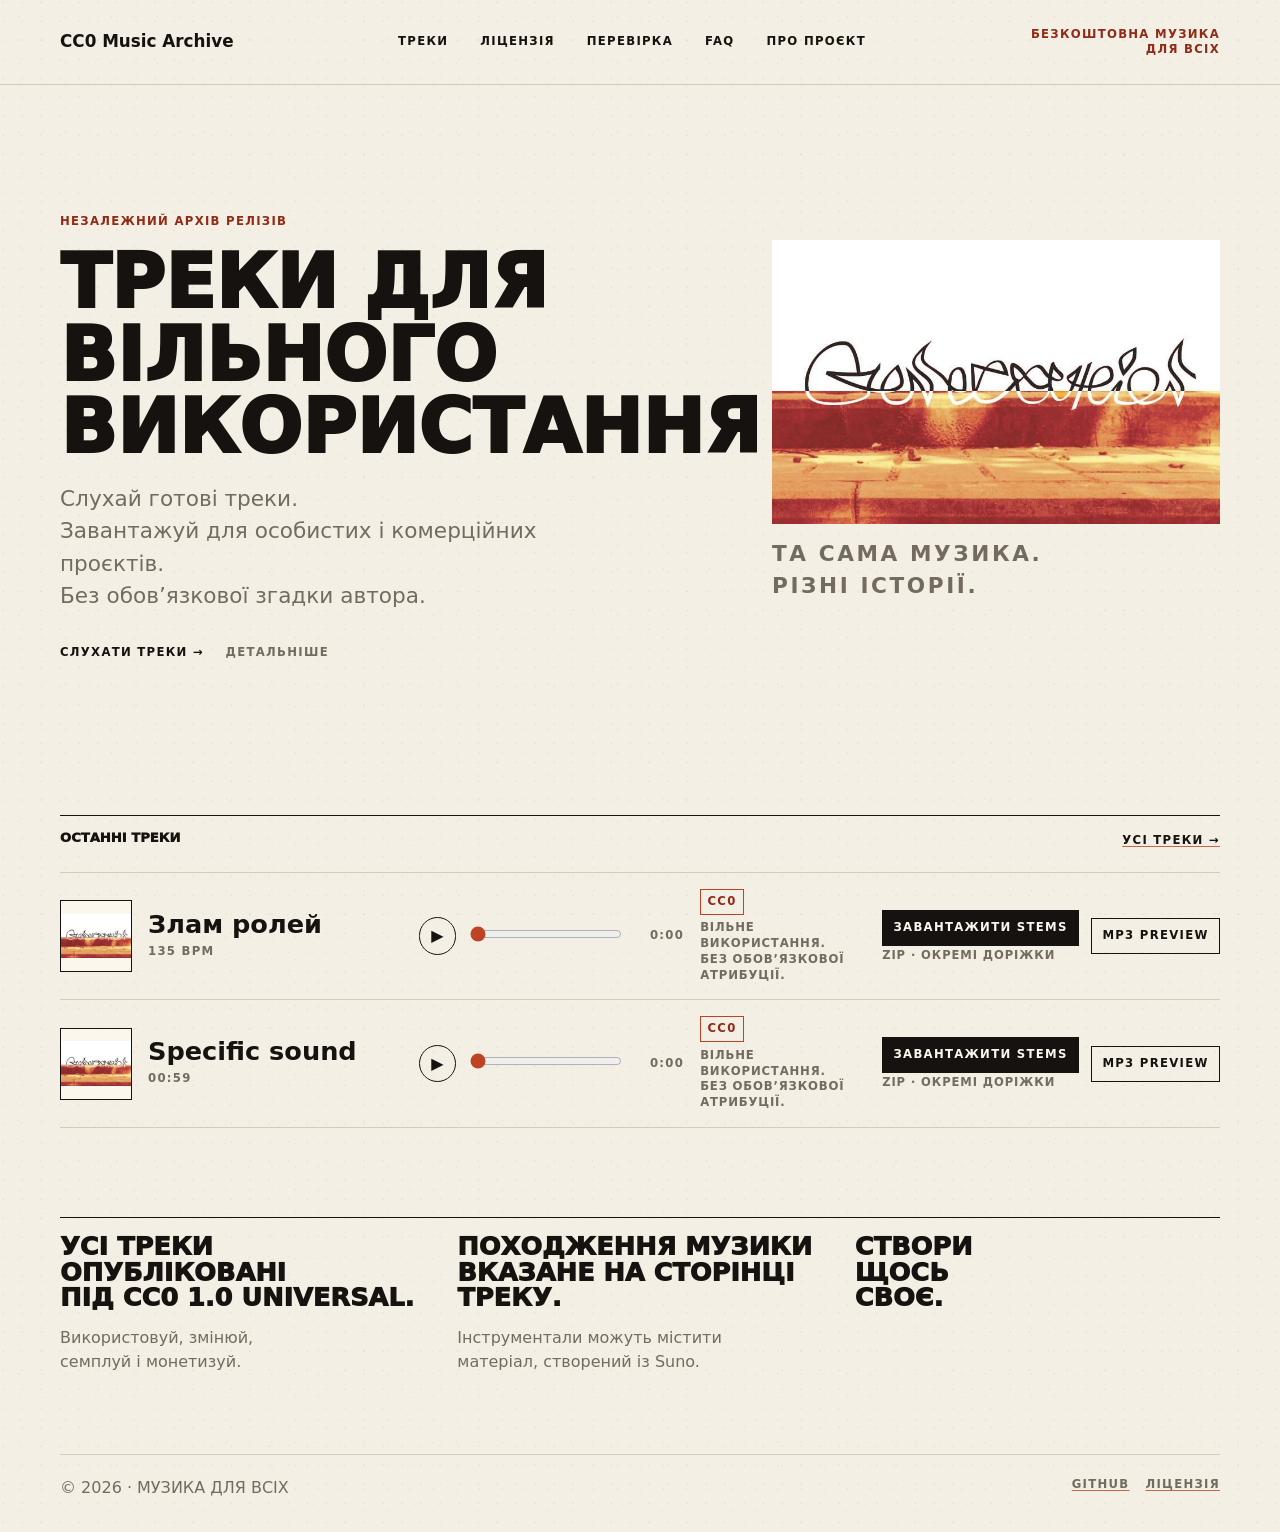
<file: index.html>
<!doctype html>
<html lang="uk">
  <head>
    <meta charset="utf-8">
    <meta name="viewport" content="width=device-width, initial-scale=1">
    <title>CC0 Music Archive | Треки</title>
    <meta name="description" content="Слухай і завантажуй готові музичні треки, опубліковані під вільною ліцензією.">
    <meta property="og:title" content="CC0 Music Archive | Треки">
    <meta property="og:description" content="Незалежний архів музичних релізів, опублікованих під CC0 1.0 Universal.">
    <meta property="og:type" content="website">
    <link rel="stylesheet" href="assets/css/app.css">
    <script src="assets/js/app.js" defer></script>
  </head>
  <body data-page="home" data-base-path="" data-tracks-url="data/tracks.json" data-registry-url="data/cc0-registry.json">
    <a class="skip-link" href="#main">До вмісту</a>
    <header class="site-header">
      <nav class="site-nav" aria-label="Головна навігація">
        <a class="brand" href="index.html">CC0 Music Archive</a>
        <div class="nav-links">
          <a href="#tracks">ТРЕКИ</a>
          <a href="license.html">ЛІЦЕНЗІЯ</a>
          <a href="verify.html">ПЕРЕВІРКА</a>
          <a href="faq.html">FAQ</a>
          <a href="about.html">ПРО ПРОЄКТ</a>
        </div>
        <p class="nav-note">БЕЗКОШТОВНА МУЗИКА<br>ДЛЯ ВСІХ</p>
      </nav>
    </header>

    <main id="main" class="site-main">
      <section class="hero">
        <div class="hero-copy">
          <p class="eyebrow">НЕЗАЛЕЖНИЙ АРХІВ РЕЛІЗІВ</p>
          <h1>ТРЕКИ ДЛЯ<br>ВІЛЬНОГО ВИКОРИСТАННЯ</h1>
          <p>Слухай готові треки.<br>Завантажуй для особистих і комерційних проєктів.<br>Без обов’язкової згадки автора.</p>
          <div class="hero-actions">
            <a class="text-button primary-link" href="#tracks">СЛУХАТИ ТРЕКИ →</a>
            <a class="text-button" href="about.html">ДЕТАЛЬНІШЕ</a>
          </div>
        </div>
        <div class="hero-art">
          <img src="assets/images/site-artwork.jpg" alt="Графіті-арт для візуальної айдентики сайту">
          <p>ТА САМА МУЗИКА.<br>РІЗНІ ІСТОРІЇ.</p>
        </div>
      </section>

      <section id="tracks" class="catalog" aria-labelledby="catalog-title">
        <div class="section-title">
          <h2 id="catalog-title">ОСТАННІ ТРЕКИ</h2>
          <a href="tracks/">УСІ ТРЕКИ →</a>
        </div>
        <div class="track-list" data-track-list data-limit="6"></div>
        <p class="load-state" data-load-state>Завантаження треків...</p>
      </section>

      <section class="info-strip" aria-label="Коротко про ліцензію і походження">
        <div>
          <h2>УСІ ТРЕКИ ОПУБЛІКОВАНІ<br>ПІД CC0 1.0 UNIVERSAL.</h2>
          <p>Використовуй, змінюй,<br>семплуй і монетизуй.</p>
        </div>
        <div>
          <h2>ПОХОДЖЕННЯ МУЗИКИ<br>ВКАЗАНЕ НА СТОРІНЦІ ТРЕКУ.</h2>
          <p>Інструментали можуть містити<br>матеріал, створений із Suno.</p>
        </div>
        <div>
          <h2>СТВОРИ<br>ЩОСЬ<br>СВОЄ.</h2>
        </div>
      </section>
    </main>

    <footer class="site-footer">
      <p>© 2026 · МУЗИКА ДЛЯ ВСІХ</p>
      <div class="footer-links">
        <a href="https://github.com/" rel="noopener">GITHUB</a>
        <a href="license.html">ЛІЦЕНЗІЯ</a>
      </div>
    </footer>
  </body>
</html>
</file>
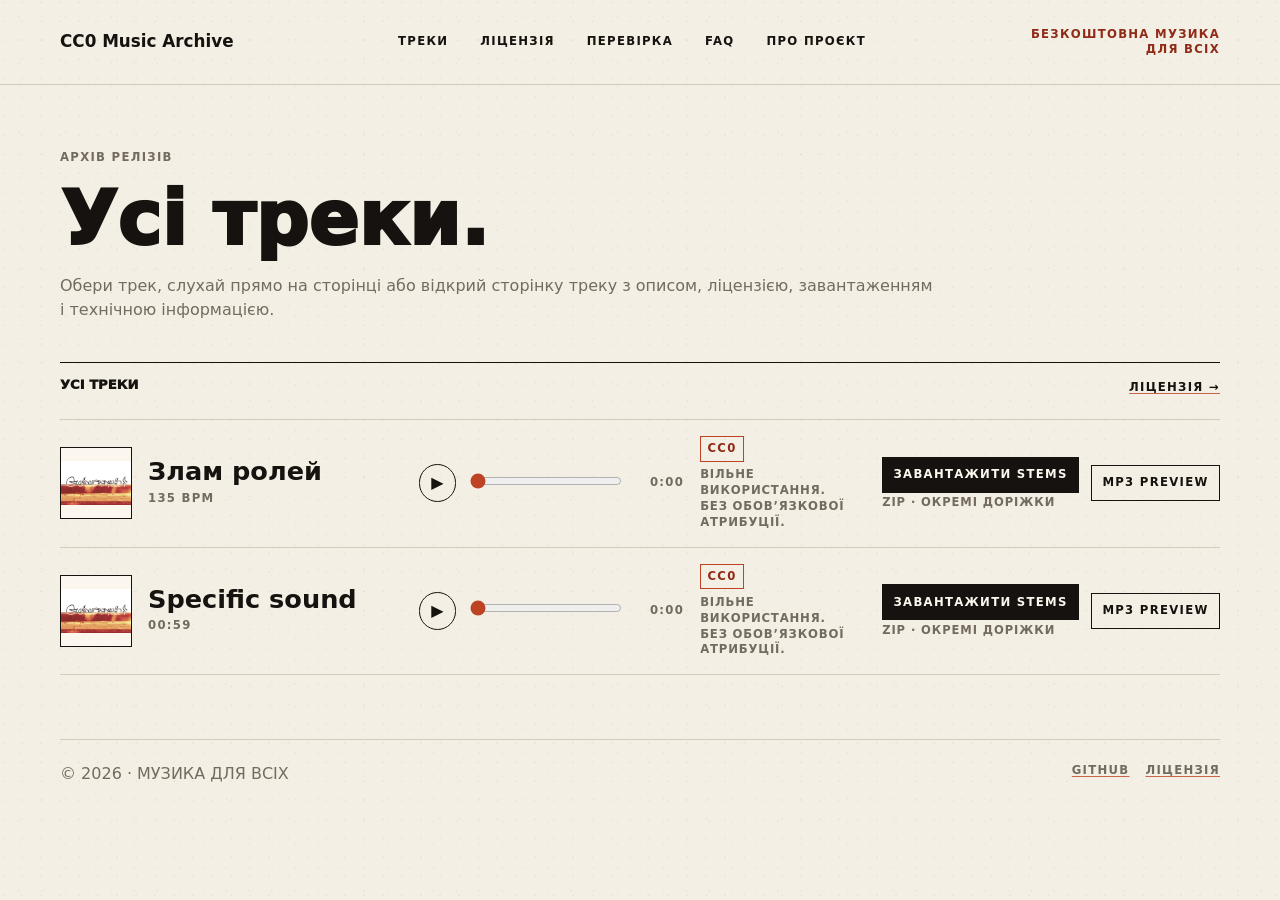
<file: tracks/index.html>
<!doctype html>
<html lang="uk">
  <head>
    <meta charset="utf-8">
    <meta name="viewport" content="width=device-width, initial-scale=1">
    <title>Усі треки | CC0 Music Archive</title>
    <meta name="description" content="Повний архів треків із прослуховуванням, завантаженням і сторінками релізів.">
    <meta property="og:title" content="Усі треки | CC0 Music Archive">
    <meta property="og:description" content="Слухай і завантажуй треки, опубліковані під CC0.">
    <meta property="og:type" content="website">
    <link rel="stylesheet" href="../assets/css/app.css">
    <script src="../assets/js/app.js" defer></script>
  </head>
  <body data-page="tracks" data-base-path="../" data-tracks-url="../data/tracks.json" data-registry-url="../data/cc0-registry.json">
    <a class="skip-link" href="#main">До вмісту</a>
    <header class="site-header">
      <nav class="site-nav" aria-label="Головна навігація">
        <a class="brand" href="../index.html">CC0 Music Archive</a>
        <div class="nav-links">
          <a href="../index.html#tracks">ТРЕКИ</a>
          <a href="../license.html">ЛІЦЕНЗІЯ</a>
          <a href="../verify.html">ПЕРЕВІРКА</a>
          <a href="../faq.html">FAQ</a>
          <a href="../about.html">ПРО ПРОЄКТ</a>
        </div>
        <p class="nav-note">БЕЗКОШТОВНА МУЗИКА<br>ДЛЯ ВСІХ</p>
      </nav>
    </header>

    <main id="main" class="site-main">
      <section class="page-heading">
        <p class="eyebrow">АРХІВ РЕЛІЗІВ</p>
        <h1>Усі треки.</h1>
        <p data-catalog-copy>Обери трек, слухай прямо на сторінці або відкрий сторінку треку з описом, ліцензією, завантаженням і технічною інформацією.</p>
      </section>

      <section class="catalog" aria-labelledby="catalog-title" data-catalog-view>
        <div class="section-title">
          <h2 id="catalog-title">УСІ ТРЕКИ</h2>
          <a href="../license.html">ЛІЦЕНЗІЯ →</a>
        </div>
        <div class="track-list" data-track-list></div>
        <p class="load-state" data-load-state>Завантаження треків...</p>
      </section>

      <article class="track-page hidden" data-track-detail></article>
    </main>

    <footer class="site-footer">
      <p>© 2026 · МУЗИКА ДЛЯ ВСІХ</p>
      <div class="footer-links">
        <a href="https://github.com/" rel="noopener">GITHUB</a>
        <a href="../license.html">ЛІЦЕНЗІЯ</a>
      </div>
    </footer>
  </body>
</html>
</file>
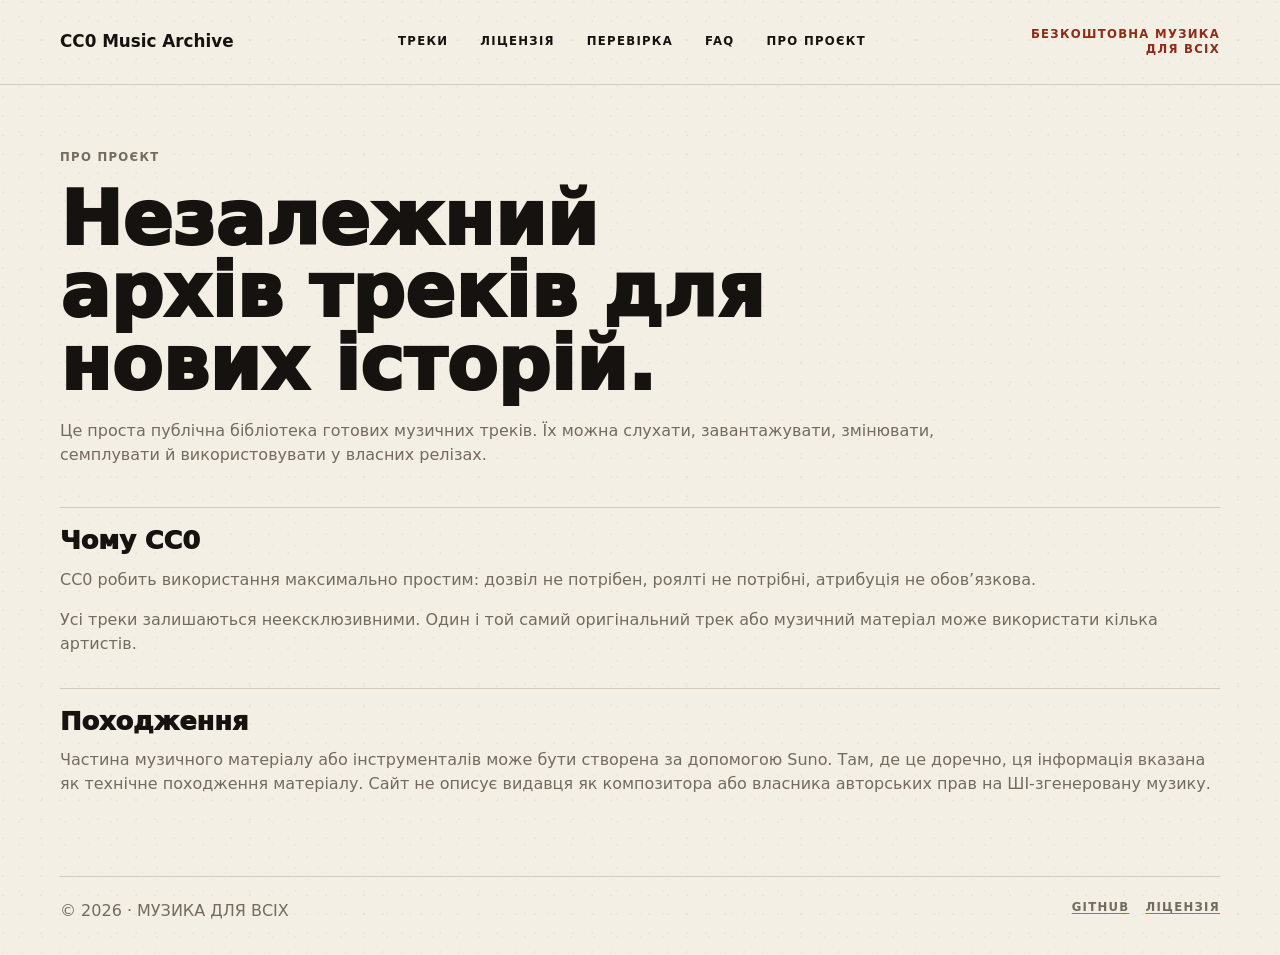
<file: about.html>
<!doctype html>
<html lang="uk">
  <head>
    <meta charset="utf-8">
    <meta name="viewport" content="width=device-width, initial-scale=1">
    <title>Про проєкт | CC0 Music Archive</title>
    <meta name="description" content="Про незалежний архів треків, опублікованих під вільною ліцензією.">
    <meta property="og:title" content="Про проєкт | CC0 Music Archive">
    <meta property="og:description" content="Незалежний архів CC0 треків для власних релізів, семплів і експериментів.">
    <meta property="og:type" content="website">
    <link rel="stylesheet" href="assets/css/app.css">
  </head>
  <body>
    <a class="skip-link" href="#main">До вмісту</a>
    <header class="site-header">
      <nav class="site-nav" aria-label="Головна навігація">
        <a class="brand" href="index.html">CC0 Music Archive</a>
        <div class="nav-links">
          <a href="index.html#tracks">ТРЕКИ</a>
          <a href="license.html">ЛІЦЕНЗІЯ</a>
          <a href="verify.html">ПЕРЕВІРКА</a>
          <a href="faq.html">FAQ</a>
          <a href="about.html">ПРО ПРОЄКТ</a>
        </div>
        <p class="nav-note">БЕЗКОШТОВНА МУЗИКА<br>ДЛЯ ВСІХ</p>
      </nav>
    </header>

    <main id="main" class="site-main">
      <section class="page-heading about-heading">
        <p class="eyebrow">ПРО ПРОЄКТ</p>
        <h1>Незалежний архів треків для нових історій.</h1>
        <p>Це проста публічна бібліотека готових музичних треків. Їх можна слухати, завантажувати, змінювати, семплувати й використовувати у власних релізах.</p>
      </section>

      <section class="content-section">
        <h2>Чому CC0</h2>
        <p>CC0 робить використання максимально простим: дозвіл не потрібен, роялті не потрібні, атрибуція не обов’язкова.</p>
        <p>Усі треки залишаються неексклюзивними. Один і той самий оригінальний трек або музичний матеріал може використати кілька артистів.</p>
      </section>

      <section class="content-section">
        <h2>Походження</h2>
        <p>Частина музичного матеріалу або інструменталів може бути створена за допомогою Suno. Там, де це доречно, ця інформація вказана як технічне походження матеріалу. Сайт не описує видавця як композитора або власника авторських прав на ШІ-згенеровану музику.</p>
      </section>
    </main>

    <footer class="site-footer">
      <p>© 2026 · МУЗИКА ДЛЯ ВСІХ</p>
      <div class="footer-links">
        <a href="https://github.com/" rel="noopener">GITHUB</a>
        <a href="license.html">ЛІЦЕНЗІЯ</a>
      </div>
    </footer>
  </body>
</html>
</file>
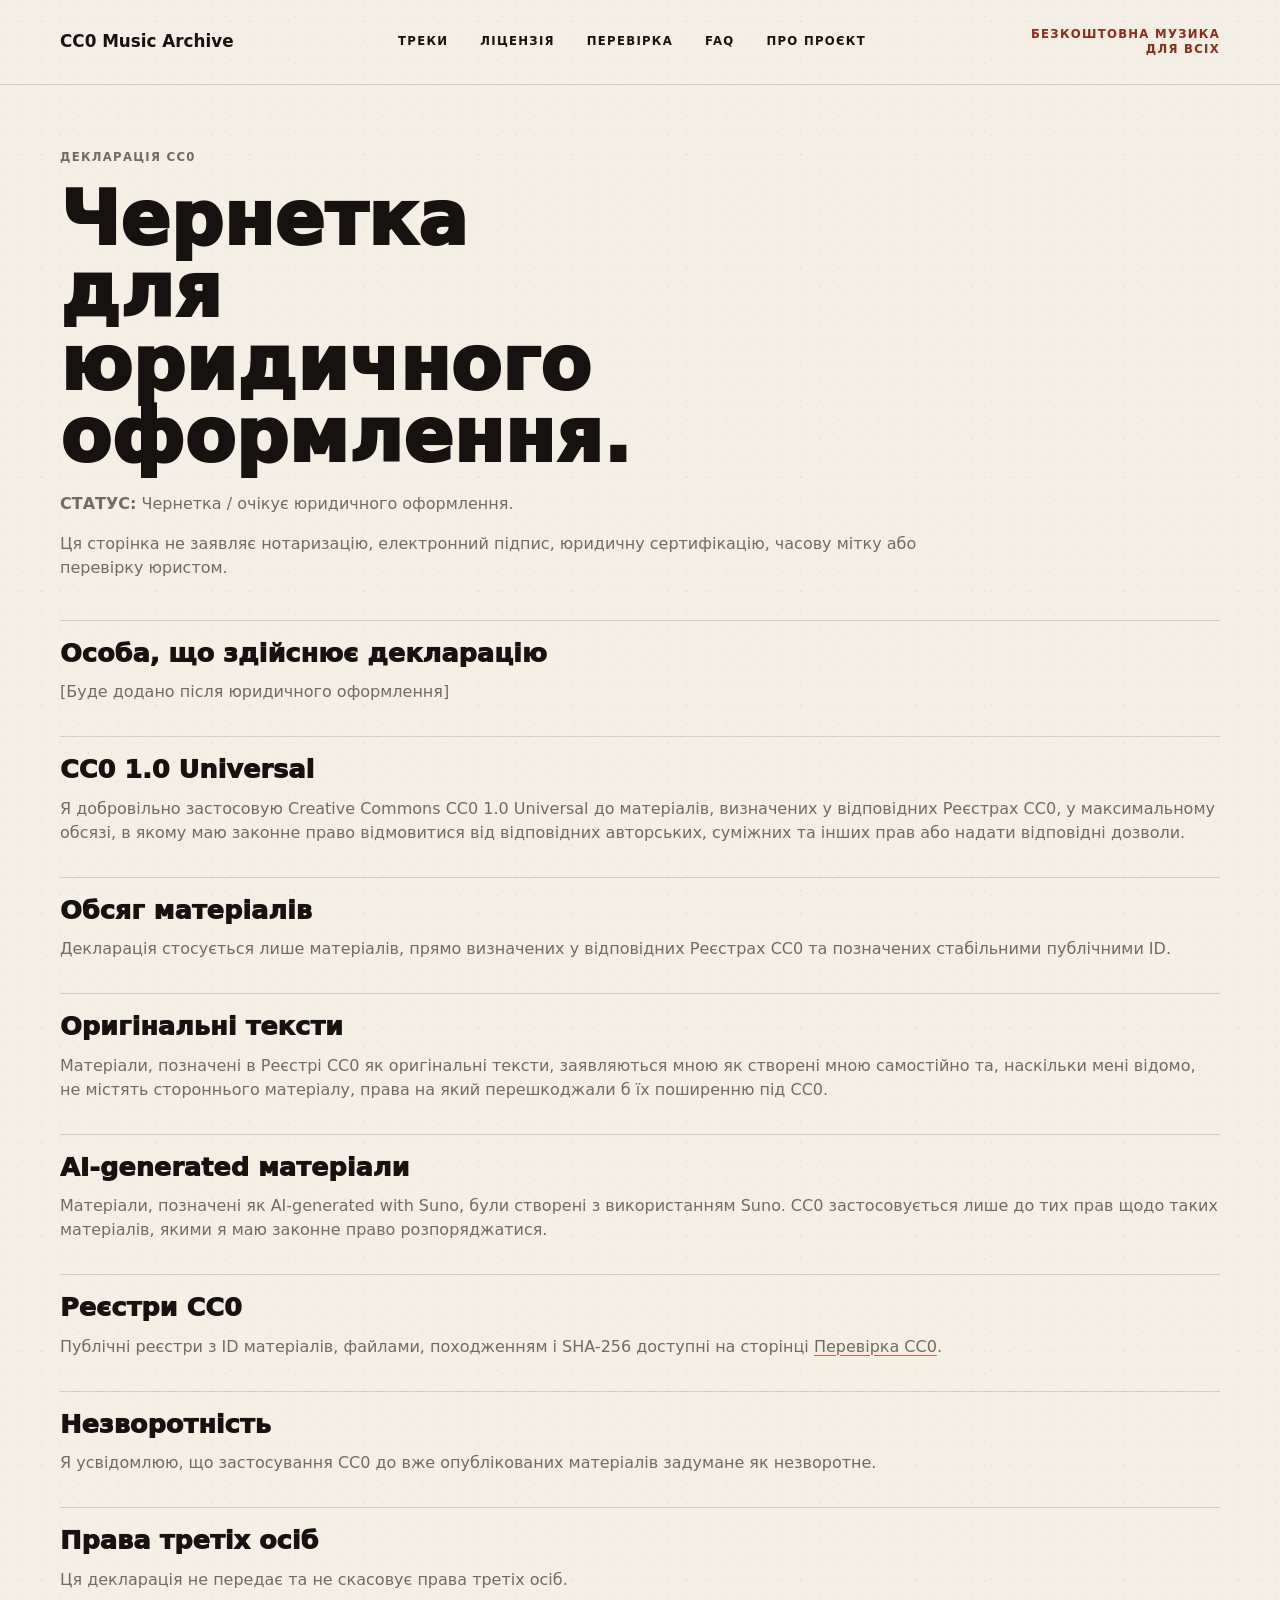
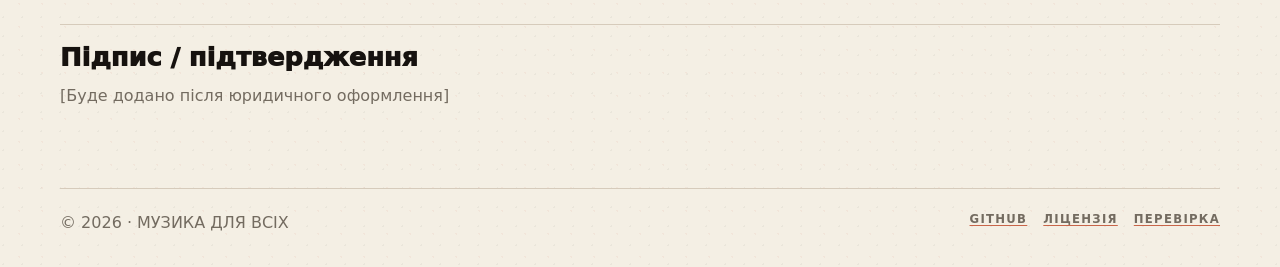
<file: declaration.html>
<!doctype html>
<html lang="uk">
  <head>
    <meta charset="utf-8">
    <meta name="viewport" content="width=device-width, initial-scale=1">
    <title>Декларація CC0 | CC0 Music Archive</title>
    <meta name="description" content="Чернетка публічної декларації CC0 для майбутнього юридичного оформлення.">
    <meta property="og:title" content="Декларація CC0 | CC0 Music Archive">
    <meta property="og:description" content="Структурована чернетка декларації CC0 без нотаризації, підпису або юридичного підтвердження.">
    <meta property="og:type" content="website">
    <link rel="stylesheet" href="assets/css/app.css">
  </head>
  <body>
    <a class="skip-link" href="#main">До вмісту</a>
    <header class="site-header">
      <nav class="site-nav" aria-label="Головна навігація">
        <a class="brand" href="index.html">CC0 Music Archive</a>
        <div class="nav-links">
          <a href="index.html#tracks">ТРЕКИ</a>
          <a href="license.html">ЛІЦЕНЗІЯ</a>
          <a href="verify.html">ПЕРЕВІРКА</a>
          <a href="faq.html">FAQ</a>
          <a href="about.html">ПРО ПРОЄКТ</a>
        </div>
        <p class="nav-note">БЕЗКОШТОВНА МУЗИКА<br>ДЛЯ ВСІХ</p>
      </nav>
    </header>

    <main id="main" class="site-main">
      <section class="page-heading">
        <p class="eyebrow">ДЕКЛАРАЦІЯ CC0</p>
        <h1>Чернетка для юридичного оформлення.</h1>
        <p><strong>СТАТУС:</strong> Чернетка / очікує юридичного оформлення.</p>
        <p>Ця сторінка не заявляє нотаризацію, електронний підпис, юридичну сертифікацію, часову мітку або перевірку юристом.</p>
      </section>

      <section class="content-section">
        <h2>Особа, що здійснює декларацію</h2>
        <p>[Буде додано після юридичного оформлення]</p>
      </section>

      <section class="content-section">
        <h2>CC0 1.0 Universal</h2>
        <p>Я добровільно застосовую Creative Commons CC0 1.0 Universal до матеріалів, визначених у відповідних Реєстрах CC0, у максимальному обсязі, в якому маю законне право відмовитися від відповідних авторських, суміжних та інших прав або надати відповідні дозволи.</p>
      </section>

      <section class="content-section">
        <h2>Обсяг матеріалів</h2>
        <p>Декларація стосується лише матеріалів, прямо визначених у відповідних Реєстрах CC0 та позначених стабільними публічними ID.</p>
      </section>

      <section class="content-section">
        <h2>Оригінальні тексти</h2>
        <p>Матеріали, позначені в Реєстрі CC0 як оригінальні тексти, заявляються мною як створені мною самостійно та, наскільки мені відомо, не містять стороннього матеріалу, права на який перешкоджали б їх поширенню під CC0.</p>
      </section>

      <section class="content-section">
        <h2>AI-generated матеріали</h2>
        <p>Матеріали, позначені як AI-generated with Suno, були створені з використанням Suno. CC0 застосовується лише до тих прав щодо таких матеріалів, якими я маю законне право розпоряджатися.</p>
      </section>

      <section class="content-section">
        <h2>Реєстри CC0</h2>
        <p>Публічні реєстри з ID матеріалів, файлами, походженням і SHA-256 доступні на сторінці <a href="verify.html">Перевірка CC0</a>.</p>
      </section>

      <section class="content-section">
        <h2>Незворотність</h2>
        <p>Я усвідомлюю, що застосування CC0 до вже опублікованих матеріалів задумане як незворотне.</p>
      </section>

      <section class="content-section">
        <h2>Права третіх осіб</h2>
        <p>Ця декларація не передає та не скасовує права третіх осіб.</p>
      </section>

      <section class="content-section">
        <h2>Підпис / підтвердження</h2>
        <p>[Буде додано після юридичного оформлення]</p>
      </section>
    </main>

    <footer class="site-footer">
      <p>© 2026 · МУЗИКА ДЛЯ ВСІХ</p>
      <div class="footer-links">
        <a href="https://github.com/" rel="noopener">GITHUB</a>
        <a href="license.html">ЛІЦЕНЗІЯ</a>
        <a href="verify.html">ПЕРЕВІРКА</a>
      </div>
    </footer>
  </body>
</html>
</file>
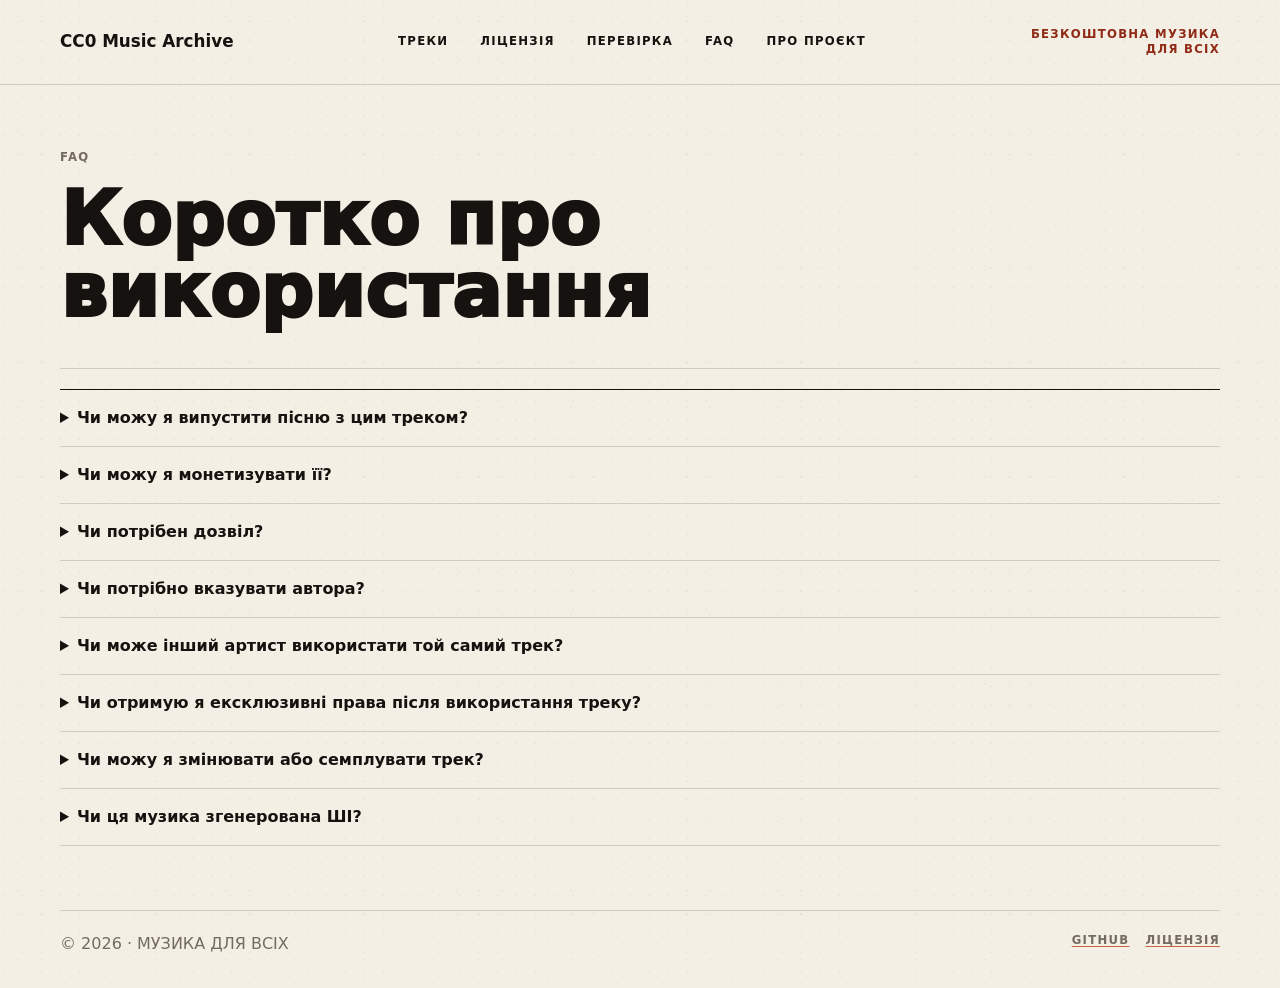
<file: faq.html>
<!doctype html>
<html lang="uk">
  <head>
    <meta charset="utf-8">
    <meta name="viewport" content="width=device-width, initial-scale=1">
    <title>FAQ | CC0 Music Archive</title>
    <meta name="description" content="Короткі відповіді про використання, монетизацію, атрибуцію, неексклюзивність і Suno.">
    <meta property="og:title" content="FAQ | CC0 Music Archive">
    <meta property="og:description" content="Коротко про CC0 треки, монетизацію, дозвіл, атрибуцію і неексклюзивність.">
    <meta property="og:type" content="website">
    <link rel="stylesheet" href="assets/css/app.css">
  </head>
  <body>
    <a class="skip-link" href="#main">До вмісту</a>
    <header class="site-header">
      <nav class="site-nav" aria-label="Головна навігація">
        <a class="brand" href="index.html">CC0 Music Archive</a>
        <div class="nav-links">
          <a href="index.html#tracks">ТРЕКИ</a>
          <a href="license.html">ЛІЦЕНЗІЯ</a>
          <a href="verify.html">ПЕРЕВІРКА</a>
          <a href="faq.html">FAQ</a>
          <a href="about.html">ПРО ПРОЄКТ</a>
        </div>
        <p class="nav-note">БЕЗКОШТОВНА МУЗИКА<br>ДЛЯ ВСІХ</p>
      </nav>
    </header>

    <main id="main" class="site-main">
      <section class="page-heading">
        <p class="eyebrow">FAQ</p>
        <h1>Коротко про використання</h1>
      </section>

      <section class="content-section">
        <div class="faq-list">
          <details>
            <summary>Чи можу я випустити пісню з цим треком?</summary>
            <p>Так.</p>
          </details>
          <details>
            <summary>Чи можу я монетизувати її?</summary>
            <p>Так.</p>
          </details>
          <details>
            <summary>Чи потрібен дозвіл?</summary>
            <p>Ні.</p>
          </details>
          <details>
            <summary>Чи потрібно вказувати автора?</summary>
            <p>Ні.</p>
          </details>
          <details>
            <summary>Чи може інший артист використати той самий трек?</summary>
            <p>Так.</p>
          </details>
          <details>
            <summary>Чи отримую я ексклюзивні права після використання треку?</summary>
            <p>Ні.</p>
          </details>
          <details>
            <summary>Чи можу я змінювати або семплувати трек?</summary>
            <p>Так.</p>
          </details>
          <details>
            <summary>Чи ця музика згенерована ШІ?</summary>
            <p>Частина музичного матеріалу або інструменталів може бути створена за допомогою Suno. Якщо це важливо для конкретного релізу, це вказано на сторінці треку.</p>
          </details>
        </div>
      </section>
    </main>

    <footer class="site-footer">
      <p>© 2026 · МУЗИКА ДЛЯ ВСІХ</p>
      <div class="footer-links">
        <a href="https://github.com/" rel="noopener">GITHUB</a>
        <a href="license.html">ЛІЦЕНЗІЯ</a>
      </div>
    </footer>
  </body>
</html>
</file>
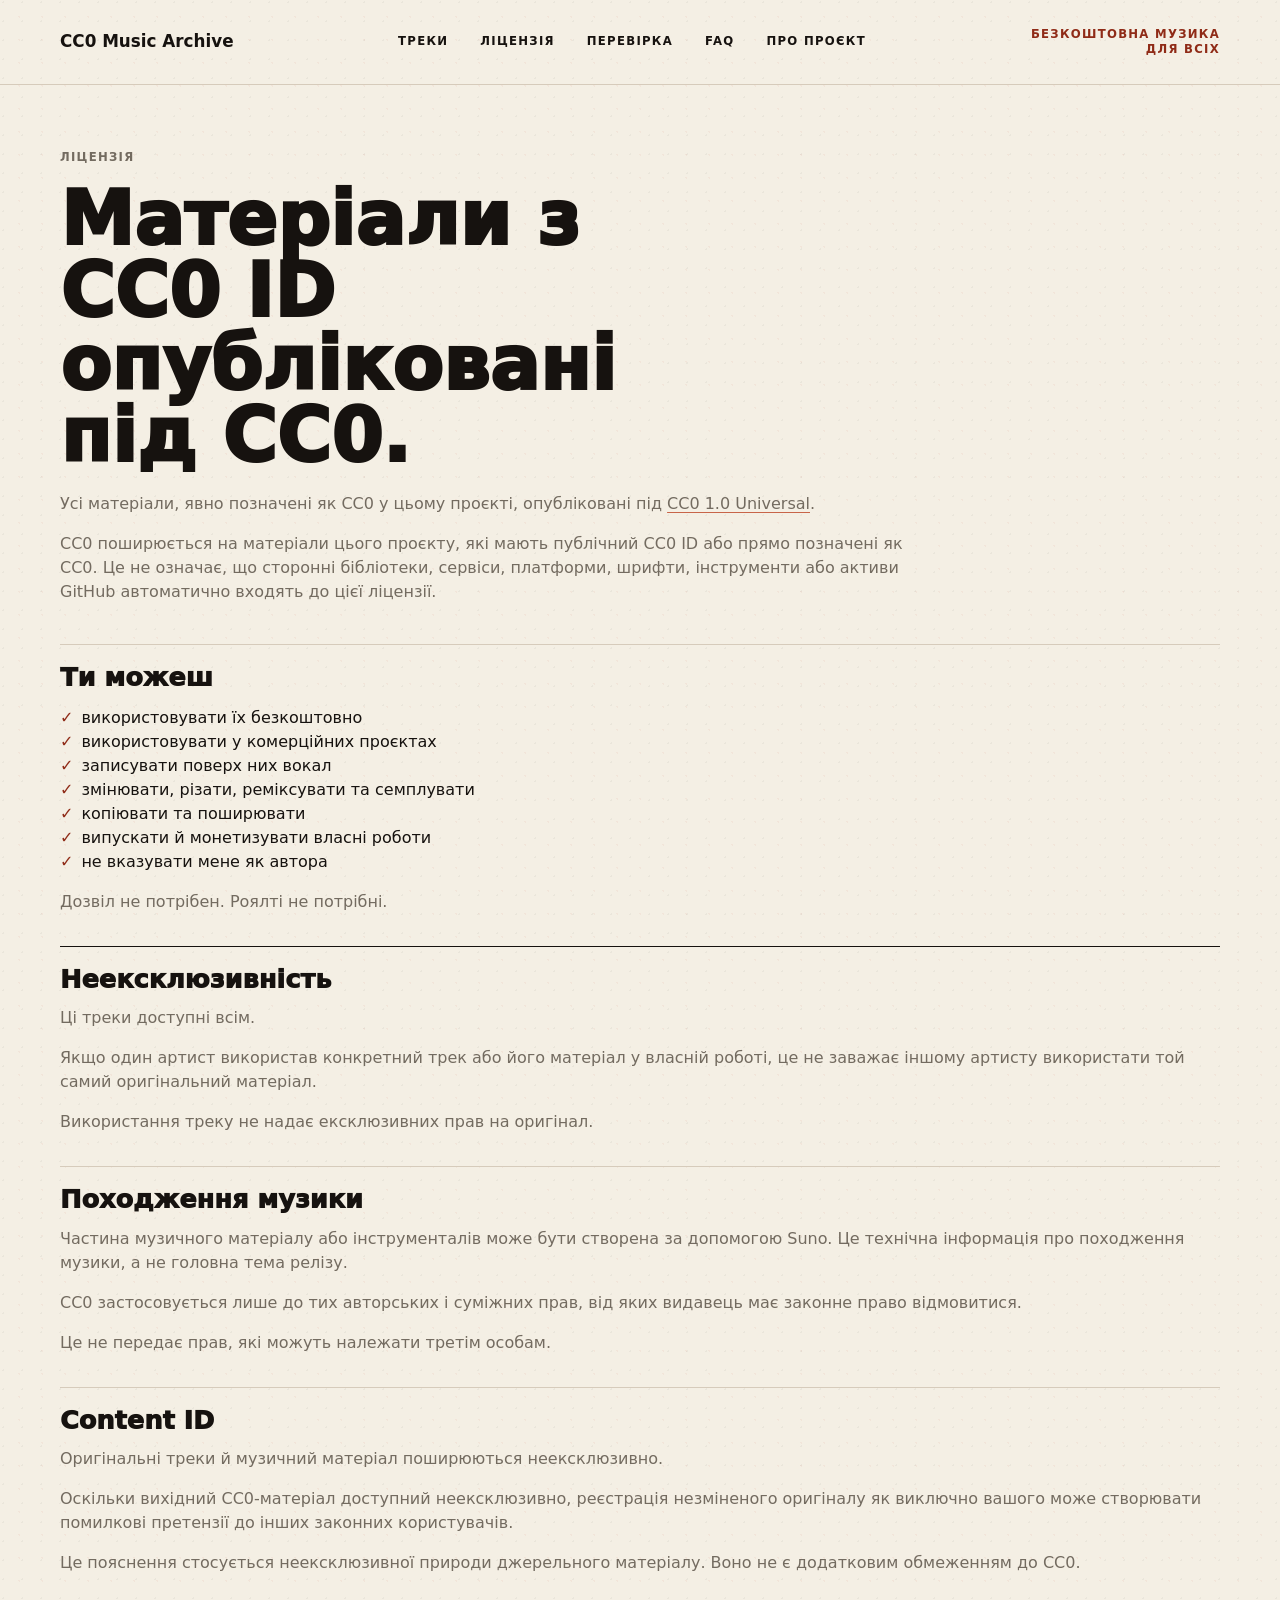
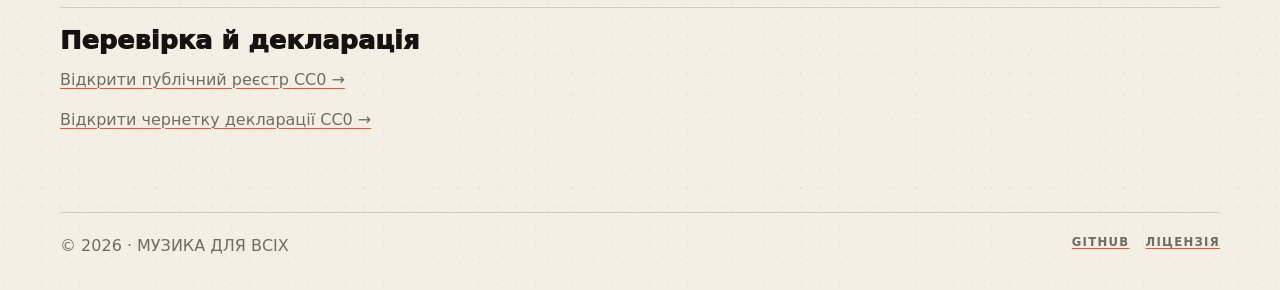
<file: license.html>
<!doctype html>
<html lang="uk">
  <head>
    <meta charset="utf-8">
    <meta name="viewport" content="width=device-width, initial-scale=1">
    <title>Ліцензія | CC0 Music Archive</title>
    <meta name="description" content="Пояснення CC0 1.0 Universal, неексклюзивності, походження музичного матеріалу та Content ID для архіву треків.">
    <meta property="og:title" content="Ліцензія | CC0 Music Archive">
    <meta property="og:description" content="Усі треки на сайті опубліковані під CC0 1.0 Universal і доступні неексклюзивно.">
    <meta property="og:type" content="website">
    <link rel="stylesheet" href="assets/css/app.css">
  </head>
  <body>
    <a class="skip-link" href="#main">До вмісту</a>
    <header class="site-header">
      <nav class="site-nav" aria-label="Головна навігація">
        <a class="brand" href="index.html">CC0 Music Archive</a>
        <div class="nav-links">
          <a href="index.html#tracks">ТРЕКИ</a>
          <a href="license.html">ЛІЦЕНЗІЯ</a>
          <a href="verify.html">ПЕРЕВІРКА</a>
          <a href="faq.html">FAQ</a>
          <a href="about.html">ПРО ПРОЄКТ</a>
        </div>
        <p class="nav-note">БЕЗКОШТОВНА МУЗИКА<br>ДЛЯ ВСІХ</p>
      </nav>
    </header>

    <main id="main" class="site-main">
      <section class="page-heading">
        <p class="eyebrow">ЛІЦЕНЗІЯ</p>
        <h1>Матеріали з CC0 ID опубліковані під CC0.</h1>
        <p>Усі матеріали, явно позначені як CC0 у цьому проєкті, опубліковані під <a href="https://creativecommons.org/publicdomain/zero/1.0/" rel="license noopener">CC0 1.0 Universal</a>.</p>
        <p>CC0 поширюється на матеріали цього проєкту, які мають публічний CC0 ID або прямо позначені як CC0. Це не означає, що сторонні бібліотеки, сервіси, платформи, шрифти, інструменти або активи GitHub автоматично входять до цієї ліцензії.</p>
      </section>

      <section class="content-section">
        <h2>Ти можеш</h2>
        <ul class="plain-list">
          <li>використовувати їх безкоштовно</li>
          <li>використовувати у комерційних проєктах</li>
          <li>записувати поверх них вокал</li>
          <li>змінювати, різати, реміксувати та семплувати</li>
          <li>копіювати та поширювати</li>
          <li>випускати й монетизувати власні роботи</li>
          <li>не вказувати мене як автора</li>
        </ul>
        <p>Дозвіл не потрібен. Роялті не потрібні.</p>
      </section>

      <section class="content-section notice">
        <h2>Неексклюзивність</h2>
        <p>Ці треки доступні всім.</p>
        <p>Якщо один артист використав конкретний трек або його матеріал у власній роботі, це не заважає іншому артисту використати той самий оригінальний матеріал.</p>
        <p>Використання треку не надає ексклюзивних прав на оригінал.</p>
      </section>

      <section class="content-section">
        <h2>Походження музики</h2>
        <p>Частина музичного матеріалу або інструменталів може бути створена за допомогою Suno. Це технічна інформація про походження музики, а не головна тема релізу.</p>
        <p>CC0 застосовується лише до тих авторських і суміжних прав, від яких видавець має законне право відмовитися.</p>
        <p>Це не передає прав, які можуть належати третім особам.</p>
      </section>

      <section class="content-section">
        <h2>Content ID</h2>
        <p>Оригінальні треки й музичний матеріал поширюються неексклюзивно.</p>
        <p>Оскільки вихідний CC0-матеріал доступний неексклюзивно, реєстрація незміненого оригіналу як виключно вашого може створювати помилкові претензії до інших законних користувачів.</p>
        <p>Це пояснення стосується неексклюзивної природи джерельного матеріалу. Воно не є додатковим обмеженням до CC0.</p>
      </section>

      <section class="content-section">
        <h2>Перевірка й декларація</h2>
        <p><a href="verify.html">Відкрити публічний реєстр CC0 →</a></p>
        <p><a href="declaration.html">Відкрити чернетку декларації CC0 →</a></p>
      </section>
    </main>

    <footer class="site-footer">
      <p>© 2026 · МУЗИКА ДЛЯ ВСІХ</p>
      <div class="footer-links">
        <a href="https://github.com/" rel="noopener">GITHUB</a>
        <a href="license.html">ЛІЦЕНЗІЯ</a>
      </div>
    </footer>
  </body>
</html>
</file>
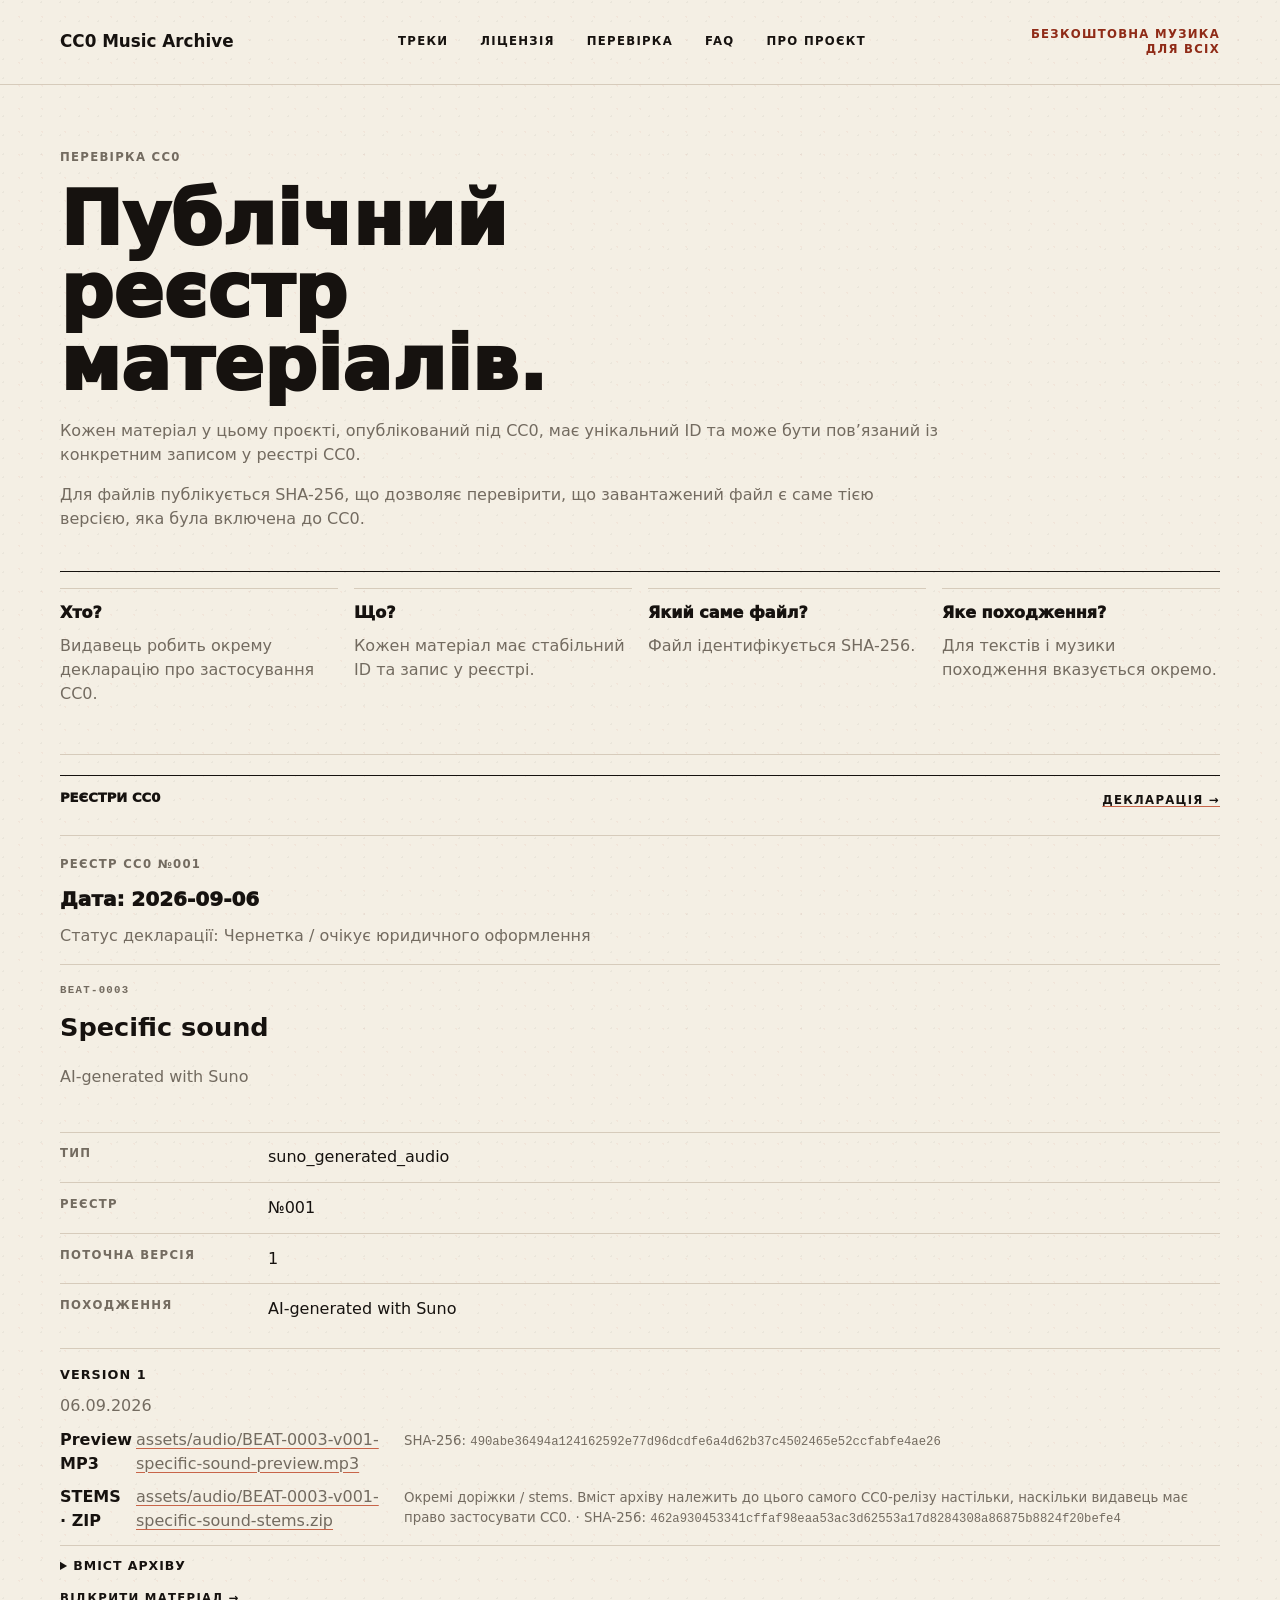
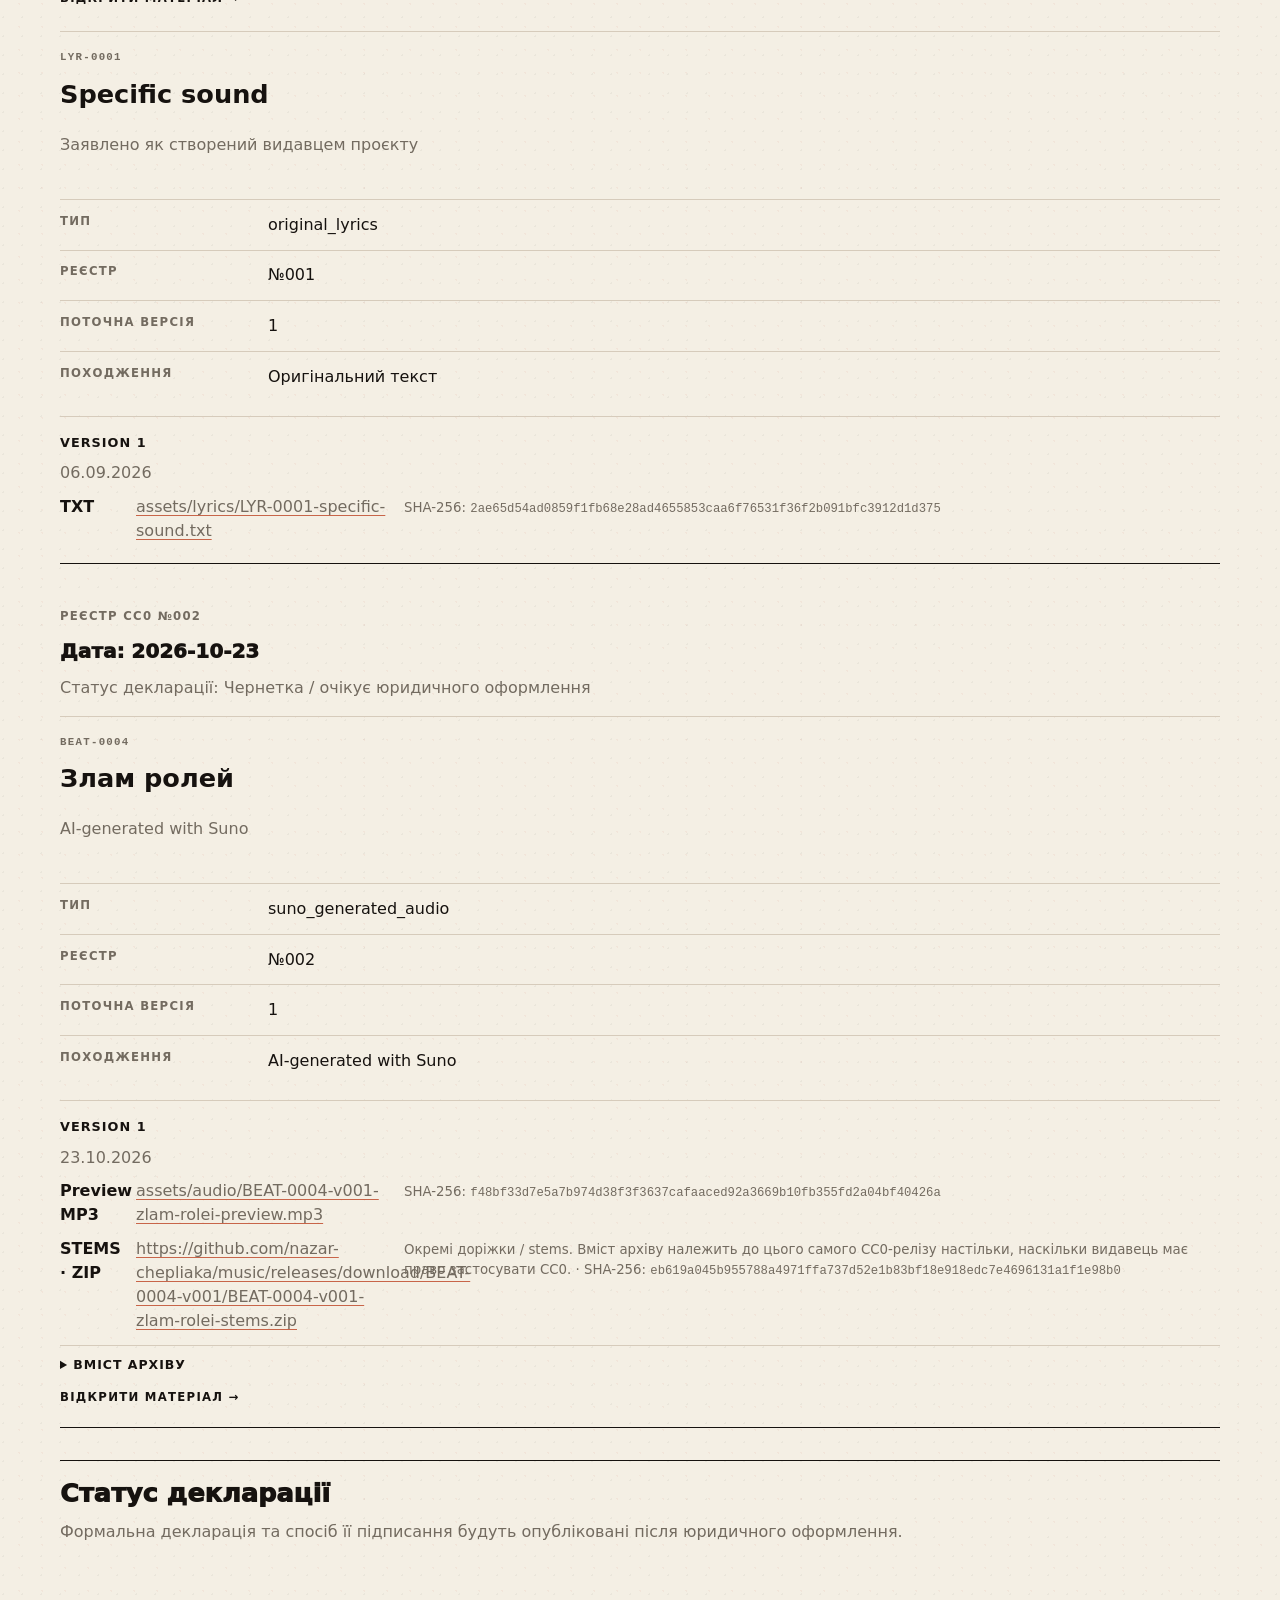
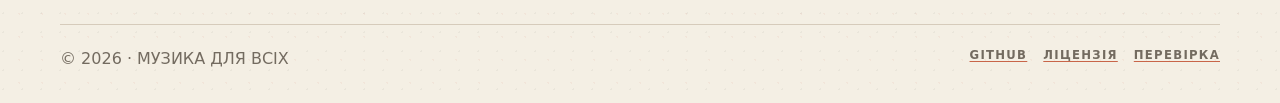
<file: verify.html>
<!doctype html>
<html lang="uk">
  <head>
    <meta charset="utf-8">
    <meta name="viewport" content="width=device-width, initial-scale=1">
    <title>Перевірка CC0 | CC0 Music Archive</title>
    <meta name="description" content="Публічна перевірка CC0 ID, реєстрів, походження матеріалів і SHA-256 для опублікованих файлів.">
    <meta property="og:title" content="Перевірка CC0 | CC0 Music Archive">
    <meta property="og:description" content="Кожен CC0-матеріал має стабільний ID, запис у реєстрі та SHA-256 для перевірки файлів.">
    <meta property="og:type" content="website">
    <link rel="stylesheet" href="assets/css/app.css">
    <script src="assets/js/app.js" defer></script>
  </head>
  <body data-page="verify" data-base-path="" data-registry-url="data/cc0-registry.json">
    <a class="skip-link" href="#main">До вмісту</a>
    <header class="site-header">
      <nav class="site-nav" aria-label="Головна навігація">
        <a class="brand" href="index.html">CC0 Music Archive</a>
        <div class="nav-links">
          <a href="index.html#tracks">ТРЕКИ</a>
          <a href="license.html">ЛІЦЕНЗІЯ</a>
          <a href="verify.html">ПЕРЕВІРКА</a>
          <a href="faq.html">FAQ</a>
          <a href="about.html">ПРО ПРОЄКТ</a>
        </div>
        <p class="nav-note">БЕЗКОШТОВНА МУЗИКА<br>ДЛЯ ВСІХ</p>
      </nav>
    </header>

    <main id="main" class="site-main">
      <section class="page-heading">
        <p class="eyebrow">ПЕРЕВІРКА CC0</p>
        <h1>Публічний реєстр матеріалів.</h1>
        <p>Кожен матеріал у цьому проєкті, опублікований під CC0, має унікальний ID та може бути пов’язаний із конкретним записом у реєстрі CC0.</p>
        <p>Для файлів публікується SHA-256, що дозволяє перевірити, що завантажений файл є саме тією версією, яка була включена до CC0.</p>
      </section>

      <section class="verification-grid" aria-label="Модель перевірки">
        <div>
          <h2>Хто?</h2>
          <p>Видавець робить окрему декларацію про застосування CC0.</p>
        </div>
        <div>
          <h2>Що?</h2>
          <p>Кожен матеріал має стабільний ID та запис у реєстрі.</p>
        </div>
        <div>
          <h2>Який саме файл?</h2>
          <p>Файл ідентифікується SHA-256.</p>
        </div>
        <div>
          <h2>Яке походження?</h2>
          <p>Для текстів і музики походження вказується окремо.</p>
        </div>
      </section>

      <section class="content-section">
        <div class="section-title">
          <h2>РЕЄСТРИ CC0</h2>
          <a href="declaration.html">ДЕКЛАРАЦІЯ →</a>
        </div>
        <div class="registry-list" data-registry-list></div>
        <p class="load-state" data-load-state>Завантаження реєстру...</p>
      </section>

      <section class="content-section notice">
        <h2>Статус декларації</h2>
        <p>Формальна декларація та спосіб її підписання будуть опубліковані після юридичного оформлення.</p>
      </section>
    </main>

    <footer class="site-footer">
      <p>© 2026 · МУЗИКА ДЛЯ ВСІХ</p>
      <div class="footer-links">
        <a href="https://github.com/" rel="noopener">GITHUB</a>
        <a href="license.html">ЛІЦЕНЗІЯ</a>
        <a href="verify.html">ПЕРЕВІРКА</a>
      </div>
    </footer>
  </body>
</html>
</file>
<file: assets/css/app.css>
:root {
  color-scheme: light;
  --background: #f4efe4;
  --foreground: #16120f;
  --muted: #736b60;
  --border: #d6cbbb;
  --accent: #bd4324;
  --accent-strong: #8f2b17;
  --paper: #fbf7ee;
  --content-width: 1160px;
  --focus: #a83a1f;
}

* {
  box-sizing: border-box;
}

html {
  font-size: 16px;
  scroll-behavior: smooth;
}

body {
  margin: 0;
  background:
    radial-gradient(circle at 18% 12%, rgba(22, 18, 15, 0.045) 0 1px, transparent 1px),
    radial-gradient(circle at 84% 72%, rgba(189, 67, 36, 0.06) 0 1px, transparent 1px),
    var(--background);
  background-size: 19px 19px, 23px 23px, auto;
  color: var(--foreground);
  font-family: ui-sans-serif, system-ui, -apple-system, BlinkMacSystemFont, "Segoe UI", sans-serif;
  line-height: 1.5;
}

a {
  color: inherit;
  text-decoration-color: color-mix(in srgb, var(--accent) 80%, transparent);
  text-decoration-thickness: 1px;
  text-underline-offset: 0.2em;
}

a:hover {
  color: var(--accent-strong);
}

a:focus-visible,
button:focus-visible,
summary:focus-visible,
input:focus-visible {
  outline: 2px solid var(--focus);
  outline-offset: 4px;
}

.skip-link {
  position: absolute;
  left: 1rem;
  top: 0.75rem;
  z-index: 20;
  transform: translateY(-160%);
  background: var(--foreground);
  color: var(--paper);
  padding: 0.5rem 0.75rem;
}

.skip-link:focus {
  transform: translateY(0);
}

.hidden {
  display: none !important;
}

.site-header,
.site-footer {
  border-color: var(--border);
  border-style: solid;
}

.site-header {
  border-width: 0 0 1px;
}

.site-nav,
.site-main,
.site-footer {
  width: min(var(--content-width), calc(100% - 2rem));
  margin-inline: auto;
}

.site-nav {
  min-height: 5.25rem;
  display: grid;
  grid-template-columns: 11rem 1fr 12rem;
  align-items: center;
  gap: 1.5rem;
}

.brand {
  font-size: 1.05rem;
  font-weight: 900;
  text-decoration: none;
}

.nav-links {
  display: flex;
  justify-content: center;
  gap: clamp(0.8rem, 3vw, 2rem);
  min-width: 0;
}

.nav-links a,
.nav-note,
.eyebrow,
.section-title,
.button,
.text-button,
.track-meta-line,
.cc0-pill,
.track-license small,
.source-list dt,
.footer-links,
.player-time {
  font-size: 0.73rem;
  font-weight: 850;
  letter-spacing: 0.11em;
  text-transform: uppercase;
}

.nav-links a,
.text-button,
.button {
  text-decoration: none;
}

.nav-note {
  margin: 0;
  color: var(--accent-strong);
  line-height: 1.3;
  text-align: right;
}

.site-main {
  padding: clamp(2rem, 5vw, 4.5rem) 0;
}

.site-footer {
  border-width: 1px 0 0;
  padding: 1.35rem 0 2rem;
  display: flex;
  justify-content: space-between;
  gap: 1rem;
  color: var(--muted);
}

.site-footer p {
  margin: 0;
}

.footer-links {
  display: flex;
  gap: 1rem;
}

.hero {
  display: grid;
  grid-template-columns: minmax(0, 1fr) minmax(15rem, 28rem);
  gap: clamp(2rem, 8vw, 7rem);
  align-items: center;
  min-height: min(74vh, 680px);
  padding-bottom: clamp(3rem, 7vw, 6rem);
}

.hero-copy {
  max-width: 44rem;
}

.eyebrow {
  margin: 0 0 1rem;
  color: var(--accent-strong);
}

h1,
h2,
h3,
p {
  margin-top: 0;
}

h1,
h2,
h3 {
  line-height: 0.98;
}

h1 {
  max-width: 13ch;
  margin-bottom: 1.2rem;
  font-size: 74px;
  font-weight: 950;
  letter-spacing: 0;
}

h2 {
  font-size: clamp(1.35rem, 2vw, 1.85rem);
  font-weight: 930;
  letter-spacing: 0;
}

h3 {
  font-size: clamp(1.3rem, 2vw, 1.75rem);
  font-weight: 900;
  letter-spacing: 0;
}

.hero p:not(.eyebrow),
.page-heading p,
.content-section p {
  color: var(--muted);
}

.hero p:not(.eyebrow) {
  max-width: 31rem;
  margin-bottom: 2rem;
  font-size: clamp(1.1rem, 1.7vw, 1.35rem);
}

.hero-actions {
  display: flex;
  flex-wrap: wrap;
  gap: 1rem 1.35rem;
}

.text-button {
  color: var(--muted);
}

.primary-link {
  color: var(--foreground);
}

.hero-art {
  justify-self: end;
  width: min(100%, 28rem);
  display: grid;
  gap: 0.85rem;
}

.hero-art img {
  display: block;
  width: 100%;
  max-height: 21rem;
  object-fit: contain;
  background: var(--paper);
}

.hero-art p {
  margin: 0;
  color: var(--accent-strong);
  font-size: 0.74rem;
  font-weight: 900;
  letter-spacing: 0.12em;
  text-transform: uppercase;
}

.section-title {
  display: flex;
  justify-content: space-between;
  gap: 1rem;
  padding: 1rem 0;
  border-top: 1px solid var(--foreground);
  border-bottom: 1px solid var(--border);
}

.section-title h2 {
  font-size: 0.82rem;
}

.track-list {
  display: grid;
}

.load-state {
  margin: 1rem 0 0;
  color: var(--muted);
}

.track-row {
  display: grid;
  grid-template-columns: 4.5rem minmax(10rem, 1.15fr) minmax(16rem, 1.2fr) minmax(9rem, 0.75fr) auto;
  gap: 1rem;
  align-items: center;
  padding: 1rem 0;
  border-bottom: 1px solid var(--border);
}

.track-thumb {
  width: 4.5rem;
  aspect-ratio: 1;
  border: 1px solid var(--foreground);
  background: var(--paper);
  display: grid;
  place-items: center;
}

.track-thumb img {
  width: 100%;
  height: 100%;
  object-fit: contain;
}

.track-info h3 {
  margin-bottom: 0.35rem;
}

.track-info h3 a {
  text-decoration: none;
}

.track-info h3 a:hover {
  text-decoration: underline;
}

.track-meta-line {
  display: flex;
  flex-wrap: wrap;
  gap: 0.25rem 0.65rem;
  margin: 0;
  color: var(--muted);
}

.track-meta-line span + span::before {
  content: "/";
  margin-right: 0.65rem;
  color: var(--accent);
}

.track-player {
  display: grid;
  grid-template-columns: 2.35rem minmax(8rem, 1fr) 3.25rem;
  align-items: center;
  gap: 0.75rem;
  width: 100%;
}

.play-button {
  width: 2.35rem;
  aspect-ratio: 1;
  border: 1px solid var(--foreground);
  border-radius: 50%;
  background: transparent;
  color: var(--foreground);
  cursor: pointer;
  font: inherit;
  font-weight: 900;
  line-height: 1;
}

.play-button:hover {
  border-color: var(--accent);
  color: var(--accent-strong);
}

.player-timeline {
  min-width: 0;
}

.seek {
  width: 100%;
  accent-color: var(--accent);
  cursor: pointer;
}

.player-time {
  color: var(--muted);
  text-align: right;
}

.track-license {
  display: grid;
  gap: 0.35rem;
  color: var(--muted);
}

.cc0-pill {
  justify-self: start;
  border: 1px solid var(--accent);
  color: var(--accent-strong);
  padding: 0.2rem 0.4rem;
}

.track-license small {
  line-height: 1.35;
  letter-spacing: 0.07em;
}

.download-actions {
  display: flex;
  flex-wrap: wrap;
  gap: 0.55rem 0.75rem;
  align-items: center;
}

.button {
  min-height: 2.25rem;
  display: inline-flex;
  align-items: center;
  justify-content: center;
  border: 1px solid var(--foreground);
  background: var(--foreground);
  color: var(--paper);
  padding: 0.45rem 0.65rem;
  white-space: nowrap;
}

.button:hover {
  border-color: var(--accent-strong);
  background: var(--accent-strong);
  color: var(--paper);
}

.button.secondary {
  background: transparent;
  color: var(--foreground);
}

.button.secondary:hover {
  background: transparent;
  color: var(--accent-strong);
}

.primary-download {
  display: inline-grid;
  gap: 0.2rem;
}

.primary-download small {
  color: var(--muted);
  font-size: 0.72rem;
  font-weight: 850;
  letter-spacing: 0.08em;
  line-height: 1.2;
  text-transform: uppercase;
}

.info-strip {
  display: grid;
  grid-template-columns: repeat(3, minmax(0, 1fr));
  gap: 2rem;
  margin-top: clamp(3rem, 7vw, 6rem);
  padding-top: 1rem;
  border-top: 1px solid var(--foreground);
}

.info-strip h2 {
  margin-bottom: 1rem;
  font-size: clamp(1.15rem, 2vw, 1.6rem);
}

.info-strip p {
  color: var(--muted);
}

.page-heading,
.track-page {
  max-width: 880px;
}

.page-heading {
  margin-bottom: 2.5rem;
}

.page-heading h1 {
  max-width: 11ch;
}

.about-heading h1 {
  max-width: 14ch;
}

.track-hero {
  display: grid;
  gap: 1.1rem;
  padding-bottom: 2rem;
}

.release-layout {
  display: grid;
  grid-template-columns: minmax(14rem, 20rem) minmax(0, 1fr);
  gap: clamp(1.5rem, 5vw, 3.5rem);
  align-items: start;
}

.release-cover {
  width: 100%;
  max-height: 20rem;
  object-fit: contain;
  border: 1px solid var(--foreground);
  background: var(--paper);
}

.release-main {
  min-width: 0;
}

.track-hero h1 {
  max-width: none;
  font-size: clamp(3rem, 7vw, 6.6rem);
}

.track-hero .track-player {
  max-width: 46rem;
  padding: 0.9rem 0;
  border-top: 1px solid var(--foreground);
  border-bottom: 1px solid var(--border);
}

.license-line {
  margin: 0;
  color: var(--accent-strong);
  font-weight: 850;
}

.version-line,
.updated-line {
  margin-bottom: 0.7rem;
  color: var(--muted);
  font-size: 0.78rem;
  font-weight: 850;
  letter-spacing: 0.08em;
  text-transform: uppercase;
}

.updated-line {
  margin-top: -0.25rem;
}

.permission-list,
.plain-list {
  list-style: none;
  padding: 0;
}

.permission-list {
  display: grid;
  grid-template-columns: repeat(2, minmax(0, 1fr));
  gap: 0.6rem 1rem;
  margin: 0;
}

.permission-list li,
.plain-list li {
  color: var(--foreground);
}

.permission-list li::before,
.plain-list li::before {
  content: "✓";
  color: var(--accent-strong);
  margin-right: 0.5rem;
  font-weight: 900;
}

.content-section {
  margin-top: 2rem;
  padding-top: 1.25rem;
  border-top: 1px solid var(--border);
}

.content-section h2 {
  margin-bottom: 0.9rem;
}

.notice {
  border-top-color: var(--foreground);
}

.source-list {
  display: grid;
  gap: 0;
  margin: 1rem 0 0;
}

.source-list.compact {
  margin-top: 0.75rem;
}

.source-list div {
  display: grid;
  grid-template-columns: 12rem minmax(0, 1fr);
  gap: 1rem;
  padding: 0.8rem 0;
  border-top: 1px solid var(--border);
}

.source-list dt {
  color: var(--muted);
}

.source-list dd {
  margin: 0;
  overflow-wrap: anywhere;
}

.provenance-block {
  margin-top: 2rem;
  padding: 1rem;
  border: 1px solid var(--foreground);
  background: color-mix(in srgb, var(--paper) 72%, transparent);
}

.provenance-block h2 {
  font-size: 1.1rem;
}

.pending {
  color: var(--accent-strong);
  font-weight: 850;
}

.verification-grid {
  display: grid;
  grid-template-columns: repeat(4, minmax(0, 1fr));
  gap: 1rem;
  margin: 2rem 0;
  border-top: 1px solid var(--foreground);
  padding-top: 1rem;
}

.verification-grid div,
.registry-item {
  border-top: 1px solid var(--border);
  padding-top: 1rem;
}

.verification-grid h2 {
  font-size: 1rem;
}

.verification-grid p,
.registry-entry p,
.registry-item p {
  color: var(--muted);
}

.registry-list,
.registry-items {
  display: grid;
  gap: 1.5rem;
}

.registry-entry {
  padding: 1.25rem 0;
  border-bottom: 1px solid var(--foreground);
}

.registry-entry header {
  margin-bottom: 1rem;
}

.registry-entry header h2 {
  font-size: 1.25rem;
}

.registry-item {
  display: grid;
  gap: 0.9rem;
}

.version-history {
  display: grid;
  gap: 1rem;
}

.version-entry {
  display: grid;
  gap: 0.6rem;
  padding-top: 1rem;
  border-top: 1px solid var(--border);
}

.version-entry h4 {
  margin: 0;
  font-size: 0.8rem;
  font-weight: 900;
  letter-spacing: 0.08em;
  text-transform: uppercase;
}

.version-entry p {
  margin: 0;
}

.file-list {
  display: grid;
  gap: 0.6rem;
  margin: 0;
  padding: 0;
  list-style: none;
}

.file-list li {
  display: grid;
  grid-template-columns: 4rem minmax(0, 16rem) minmax(0, 1fr);
  gap: 0.75rem;
  align-items: baseline;
  color: var(--muted);
}

.file-list span {
  color: var(--foreground);
  font-weight: 850;
}

.file-list small {
  overflow-wrap: anywhere;
}

.archive-contents {
  grid-column: 1 / -1;
  border-top: 1px solid var(--border);
  border-bottom: 0;
  padding: 0.65rem 0 0;
}

.archive-contents summary {
  color: var(--foreground);
  font-size: 0.78rem;
  letter-spacing: 0.08em;
  text-transform: uppercase;
}

.archive-contents ul {
  display: grid;
  gap: 0.55rem;
  margin: 0.75rem 0 0;
  padding: 0;
  list-style: none;
}

.archive-contents li {
  display: grid;
  grid-template-columns: minmax(0, 16rem) 4rem minmax(0, 1fr);
  gap: 0.75rem;
}

.archive-contents em {
  color: var(--accent-strong);
  font-style: normal;
  font-weight: 850;
}

.faq-list {
  display: grid;
  border-top: 1px solid var(--foreground);
}

details {
  border-bottom: 1px solid var(--border);
  padding: 1rem 0;
}

summary {
  cursor: pointer;
  font-weight: 850;
}

details p {
  margin: 0.6rem 0 0;
}

code {
  font-family: ui-monospace, SFMono-Regular, Menlo, Consolas, "Liberation Mono", monospace;
  font-size: 0.92em;
}

@media (max-width: 980px) {
  .site-nav {
    grid-template-columns: 1fr;
    align-items: start;
    padding: 1rem 0;
  }

  .nav-links {
    justify-content: start;
    flex-wrap: wrap;
  }

  .nav-note {
    text-align: left;
  }

  .hero {
    grid-template-columns: 1fr;
    min-height: 0;
  }

  .hero-art {
    justify-self: start;
    width: min(100%, 20rem);
  }

  .track-row {
    grid-template-columns: 4rem minmax(0, 1fr);
    gap: 0.8rem 1rem;
  }

  .track-thumb {
    grid-row: span 3;
    width: 4rem;
  }

  .track-player,
  .track-license,
  .track-row .download-actions {
    grid-column: 2;
  }

  .track-license {
    display: flex;
    align-items: center;
    gap: 0.8rem;
  }

  .track-license small {
    display: none;
  }

  .info-strip {
    grid-template-columns: 1fr;
    gap: 1.5rem;
  }

  .verification-grid {
    grid-template-columns: repeat(2, minmax(0, 1fr));
  }

  .release-layout {
    grid-template-columns: minmax(0, 1fr);
  }

  .release-cover {
    width: min(100%, 18rem);
  }
}

@media (max-width: 560px) {
  .site-nav,
  .site-main,
  .site-footer {
    width: min(var(--content-width), calc(100% - 1rem));
  }

  .site-footer,
  .hero-actions,
  .download-actions {
    flex-direction: column;
  }

  .nav-links {
    display: grid;
    grid-template-columns: repeat(3, max-content);
    gap: 0.65rem 1rem;
    justify-content: start;
  }

  .nav-links a {
    font-size: 0.68rem;
  }

  h1,
  .track-hero h1 {
    max-width: 100%;
    font-size: 2.35rem;
    overflow-wrap: break-word;
  }

  .hero-art {
    width: min(100%, 16rem);
  }

  .track-row {
    grid-template-columns: 1fr;
  }

  .track-thumb {
    grid-row: auto;
    width: 4.5rem;
  }

  .track-player,
  .track-license,
  .track-row .download-actions {
    grid-column: auto;
  }

  .track-player {
    grid-template-columns: 2.35rem minmax(0, 1fr) 2.9rem;
  }

  .button {
    width: 100%;
  }

  .permission-list,
  .source-list div,
  .file-list li,
  .verification-grid {
    grid-template-columns: 1fr;
  }

  .source-list div {
    gap: 0.15rem;
  }
}
</file>
